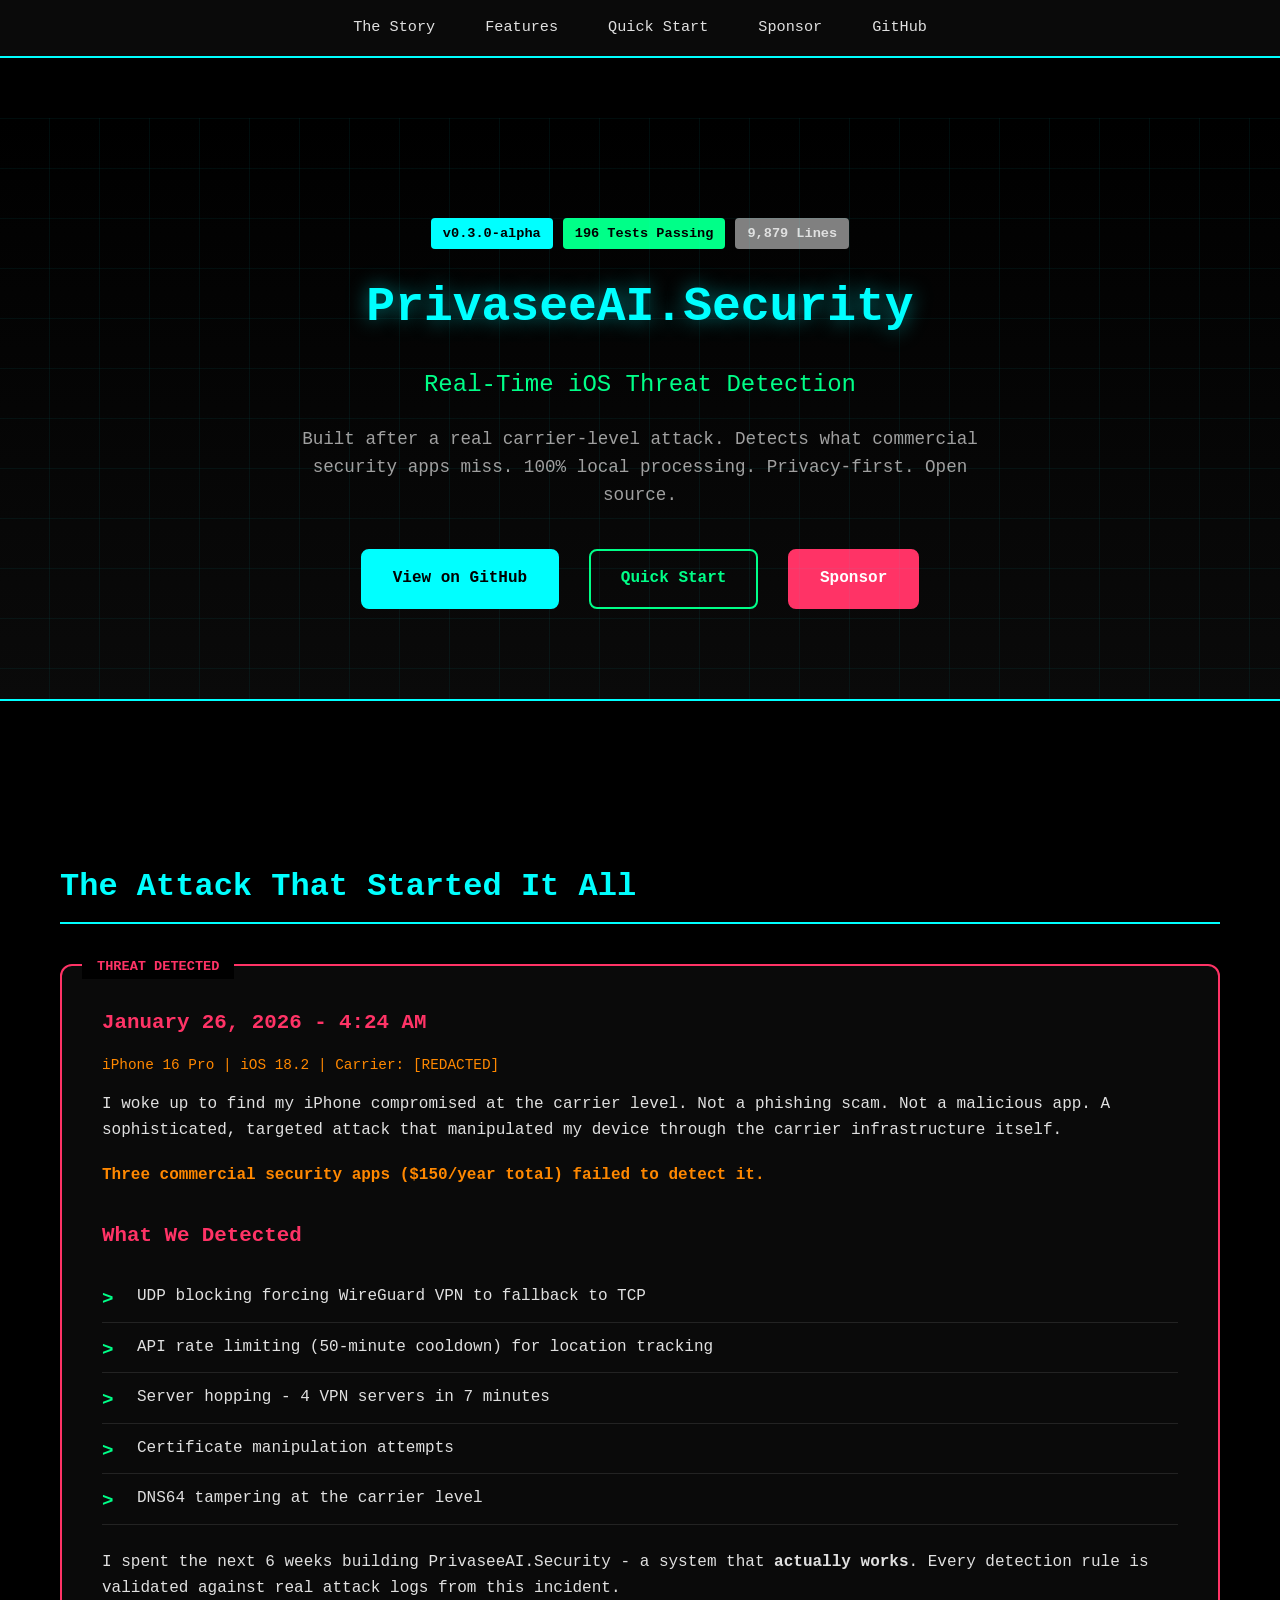
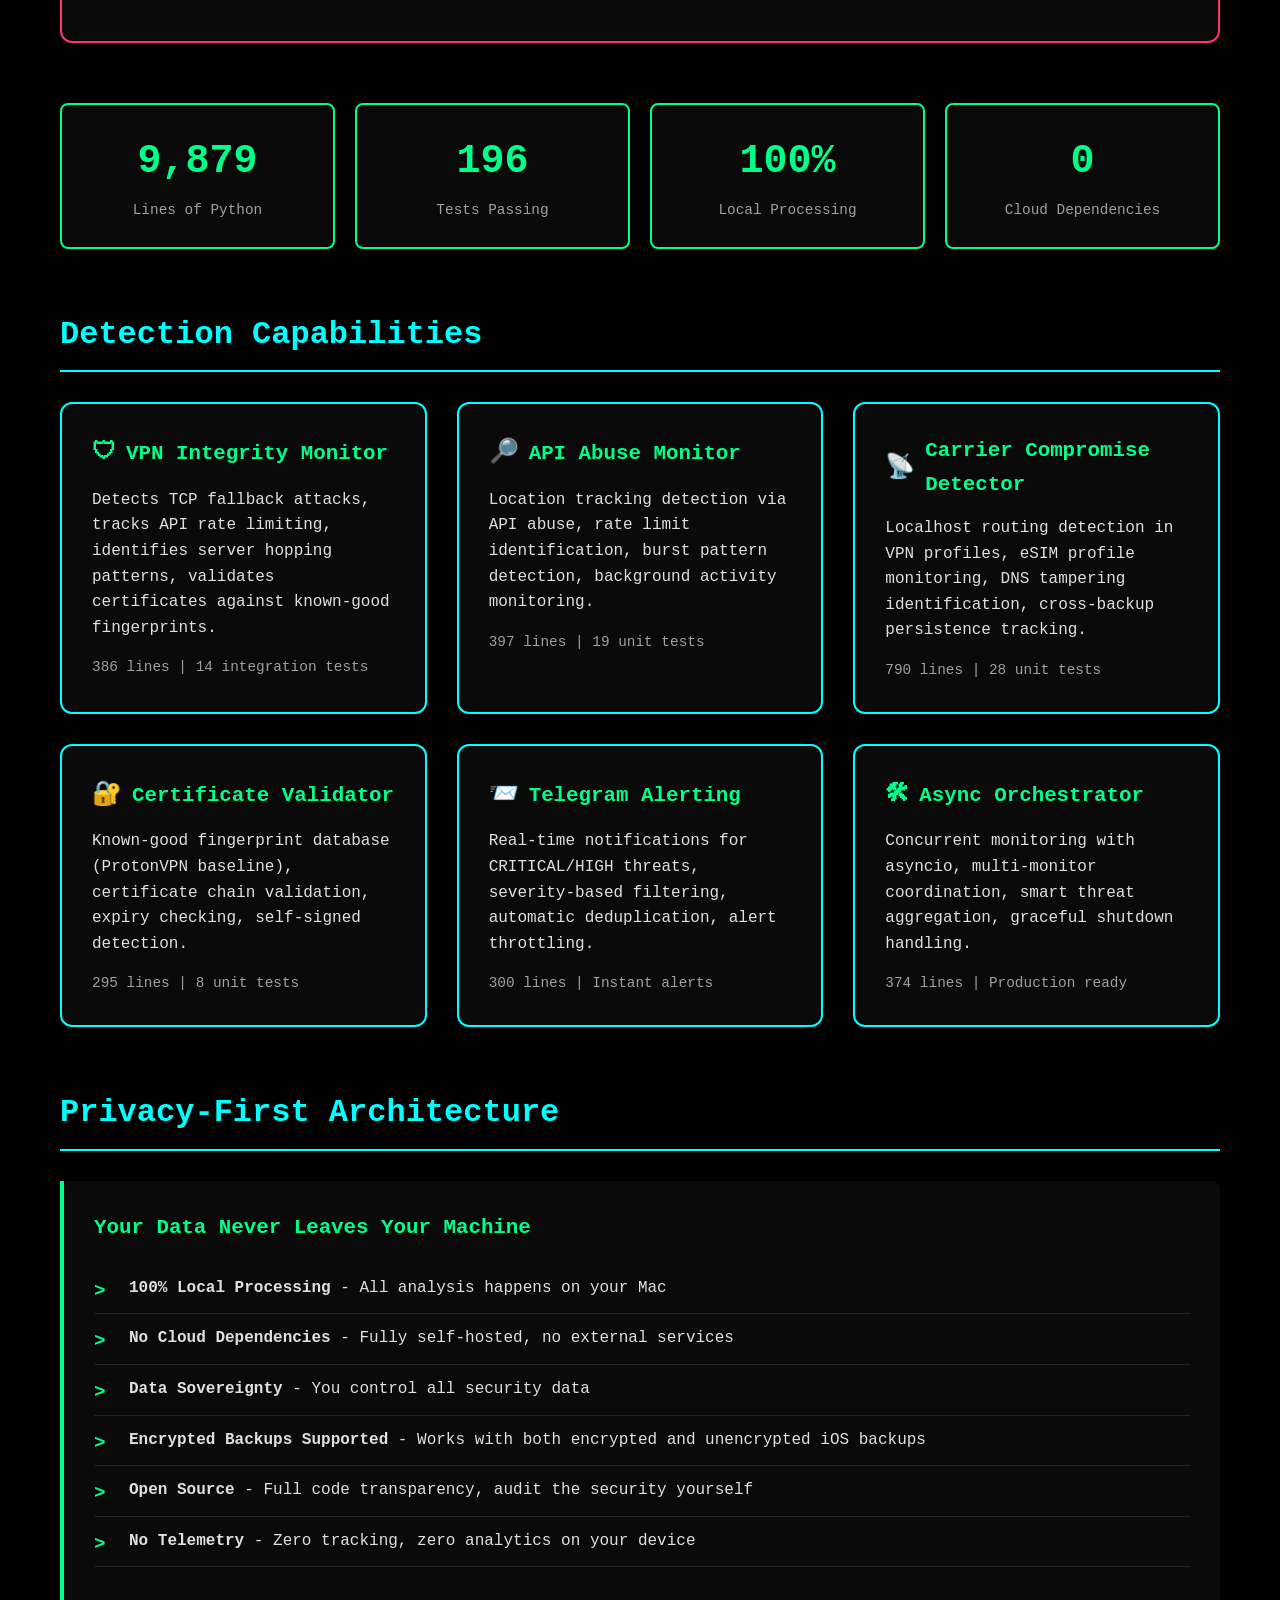
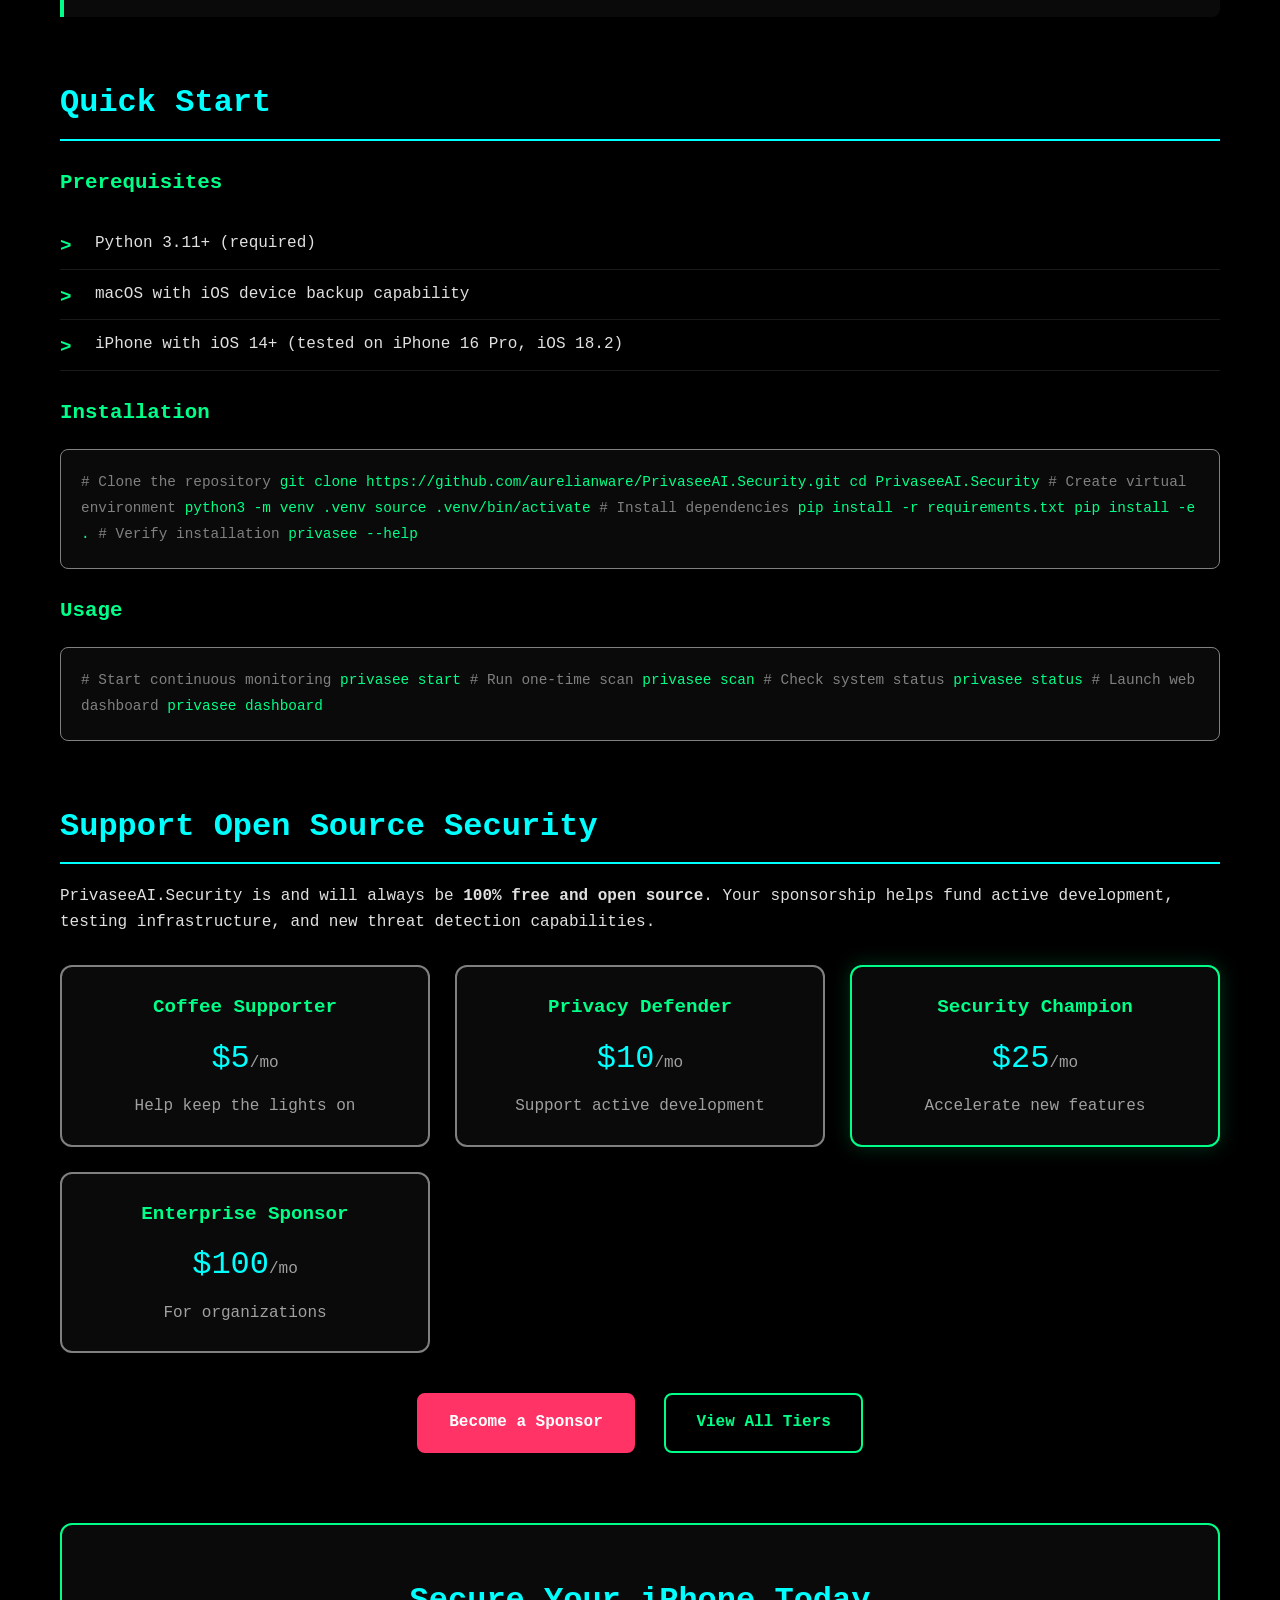
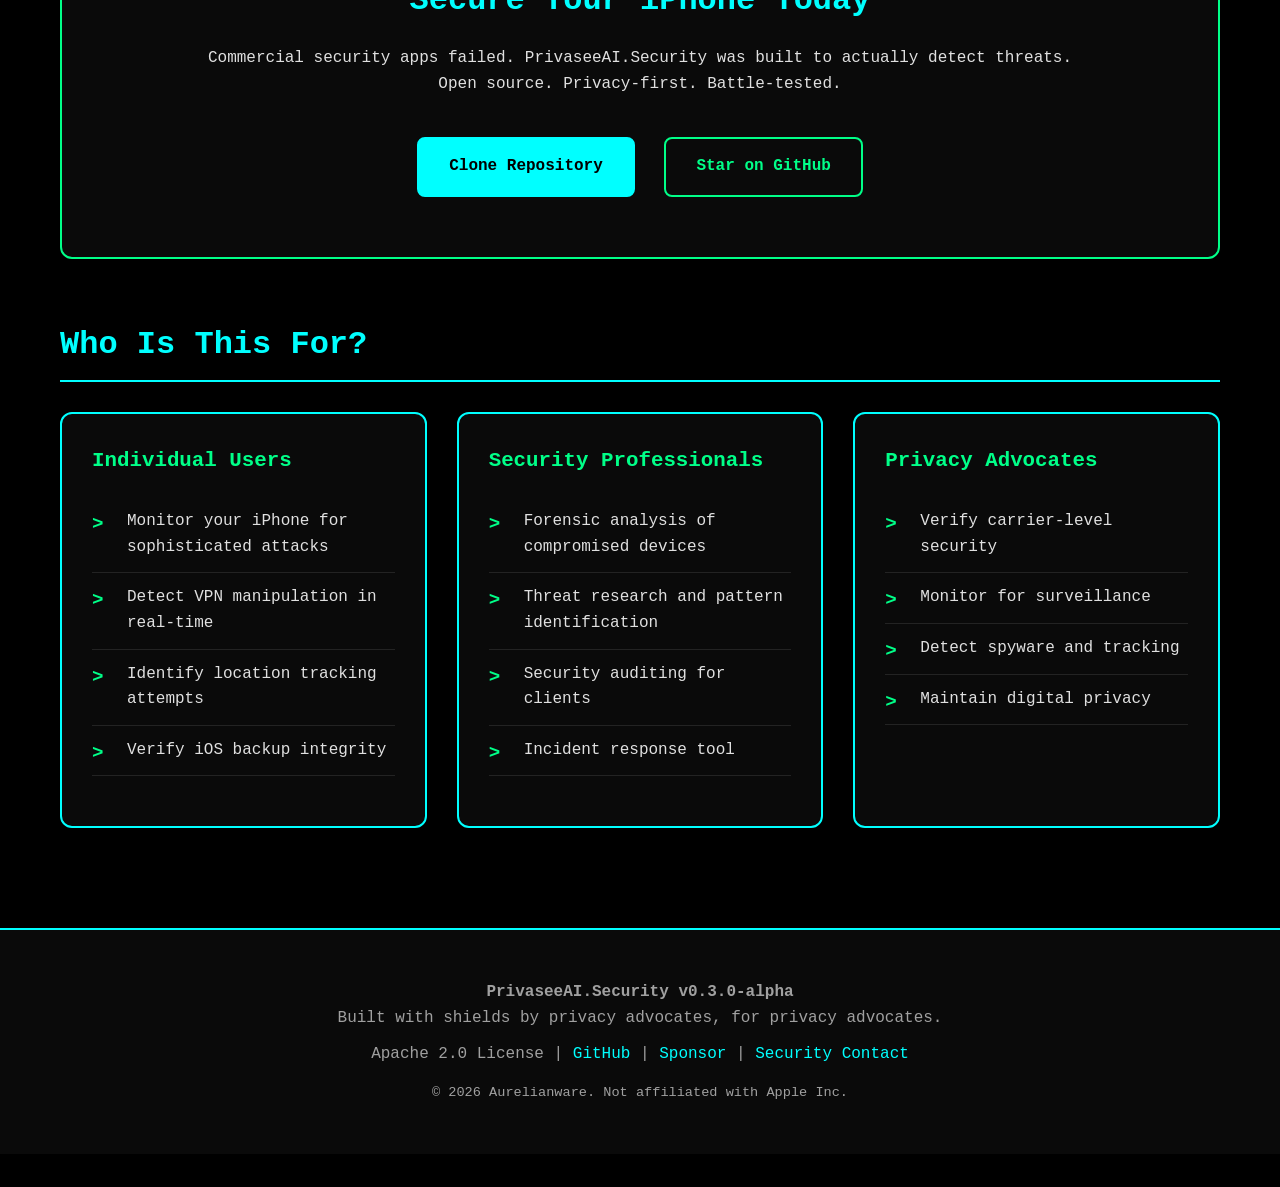
<file: site/index.html>
<!DOCTYPE html>
<html lang="en">
<head>
  <meta charset="UTF-8">
  <meta name="viewport" content="width=device-width, initial-scale=1.0">
  <meta name="description" content="PrivaseeAI.Security - Real-time iOS threat detection and monitoring. Built after a real carrier-level attack. 100% local processing, privacy-first, open source.">
  <meta name="keywords" content="iOS security, iPhone threat detection, VPN monitoring, carrier attack, privacy, open source, mobile security">
  <meta name="author" content="Aurelianware">

  <!-- Open Graph / Facebook -->
  <meta property="og:type" content="website">
  <meta property="og:url" content="https://privaseeai.com/">
  <meta property="og:title" content="PrivaseeAI.Security - Real-Time iOS Threat Detection">
  <meta property="og:description" content="Built after a real carrier-level attack. Detects what $150/year commercial tools missed. 100% local, privacy-first.">
  <meta property="og:image" content="https://github.com/aurelianware/PrivaseeAI.Security/raw/main/docs/images/privaseeai-og.png">

  <!-- Twitter -->
  <meta property="twitter:card" content="summary_large_image">
  <meta property="twitter:url" content="https://privaseeai.com/">
  <meta property="twitter:title" content="PrivaseeAI.Security - Real-Time iOS Threat Detection">
  <meta property="twitter:description" content="Built after a real carrier-level attack. Detects what $150/year commercial tools missed.">
  <meta property="twitter:image" content="https://github.com/aurelianware/PrivaseeAI.Security/raw/main/docs/images/privaseeai-og.png">

  <title>PrivaseeAI.Security - Real-Time iOS Threat Detection</title>

  <!-- Privacy-friendly analytics by Plausible -->
  <script async src="https://plausible.io/js/pa-JQNNrBf52mV2BxHPtkLAv.js"></script>
  <script>window.plausible=window.plausible||function(){(plausible.q=plausible.q||[]).push(arguments)},plausible.init=plausible.init||function(i){plausible.o=i||{}};plausible.init()</script>

  <link rel="stylesheet" href="css/sentinel.css">
</head>
<body>
  <a href="#main-content" class="skip-to-main">Skip to main content</a>

  <nav>
    <ul>
      <li><a href="#story">The Story</a></li>
      <li><a href="#features">Features</a></li>
      <li><a href="#quickstart">Quick Start</a></li>
      <li><a href="#sponsor">Sponsor</a></li>
      <li><a href="https://github.com/aurelianware/PrivaseeAI.Security" target="_blank" rel="noopener noreferrer">GitHub</a></li>
    </ul>
  </nav>

  <main id="main-content">
    <!-- Hero Section -->
    <section class="hero circuit-bg">
      <div class="badges">
        <span class="badge badge-version">v0.3.0-alpha</span>
        <span class="badge badge-tests">196 Tests Passing</span>
        <span class="badge badge-code">9,879 Lines</span>
      </div>

      <h1>PrivaseeAI.Security</h1>
      <p class="tagline">Real-Time iOS Threat Detection</p>
      <p class="subtitle">
        Built after a real carrier-level attack. Detects what commercial security apps miss.
        100% local processing. Privacy-first. Open source.
      </p>

      <div>
        <a href="https://github.com/aurelianware/PrivaseeAI.Security" class="button button-primary">View on GitHub</a>
        <a href="#quickstart" class="button button-secondary">Quick Start</a>
        <a href="https://github.com/sponsors/aurelianware" class="button button-sponsor">Sponsor</a>
      </div>
    </section>

    <div class="container">
      <!-- The Story -->
      <section id="story">
        <h2>The Attack That Started It All</h2>

        <div class="story-box">
          <h3>January 26, 2026 - 4:24 AM</h3>
          <p class="timestamp">iPhone 16 Pro | iOS 18.2 | Carrier: [REDACTED]</p>

          <p>
            I woke up to find my iPhone compromised at the carrier level. Not a phishing scam.
            Not a malicious app. A sophisticated, targeted attack that manipulated my device
            through the carrier infrastructure itself.
          </p>

          <p style="margin-top: 20px; color: var(--orange);">
            <strong>Three commercial security apps ($150/year total) failed to detect it.</strong>
          </p>

          <h3 style="margin-top: 30px;">What We Detected</h3>
          <ul class="detection-list">
            <li>UDP blocking forcing WireGuard VPN to fallback to TCP</li>
            <li>API rate limiting (50-minute cooldown) for location tracking</li>
            <li>Server hopping - 4 VPN servers in 7 minutes</li>
            <li>Certificate manipulation attempts</li>
            <li>DNS64 tampering at the carrier level</li>
          </ul>

          <p style="margin-top: 25px;">
            I spent the next 6 weeks building PrivaseeAI.Security - a system that <strong>actually works</strong>.
            Every detection rule is validated against real attack logs from this incident.
          </p>
        </div>
      </section>

      <!-- Stats -->
      <section>
        <div class="stats-grid">
          <div class="stat-card">
            <div class="number">9,879</div>
            <div class="label">Lines of Python</div>
          </div>
          <div class="stat-card">
            <div class="number">196</div>
            <div class="label">Tests Passing</div>
          </div>
          <div class="stat-card">
            <div class="number">100%</div>
            <div class="label">Local Processing</div>
          </div>
          <div class="stat-card">
            <div class="number">0</div>
            <div class="label">Cloud Dependencies</div>
          </div>
        </div>
      </section>

      <!-- Features -->
      <section id="features">
        <h2>Detection Capabilities</h2>

        <div class="feature-grid">
          <div class="feature-card">
            <h3><span class="icon">&#128737;</span> VPN Integrity Monitor</h3>
            <p>
              Detects TCP fallback attacks, tracks API rate limiting, identifies server hopping
              patterns, validates certificates against known-good fingerprints.
            </p>
            <p style="color: var(--text-muted); margin-top: 15px; font-size: 0.9rem;">
              386 lines | 14 integration tests
            </p>
          </div>

          <div class="feature-card">
            <h3><span class="icon">&#128270;</span> API Abuse Monitor</h3>
            <p>
              Location tracking detection via API abuse, rate limit identification,
              burst pattern detection, background activity monitoring.
            </p>
            <p style="color: var(--text-muted); margin-top: 15px; font-size: 0.9rem;">
              397 lines | 19 unit tests
            </p>
          </div>

          <div class="feature-card">
            <h3><span class="icon">&#128225;</span> Carrier Compromise Detector</h3>
            <p>
              Localhost routing detection in VPN profiles, eSIM profile monitoring,
              DNS tampering identification, cross-backup persistence tracking.
            </p>
            <p style="color: var(--text-muted); margin-top: 15px; font-size: 0.9rem;">
              790 lines | 28 unit tests
            </p>
          </div>

          <div class="feature-card">
            <h3><span class="icon">&#128272;</span> Certificate Validator</h3>
            <p>
              Known-good fingerprint database (ProtonVPN baseline), certificate chain
              validation, expiry checking, self-signed detection.
            </p>
            <p style="color: var(--text-muted); margin-top: 15px; font-size: 0.9rem;">
              295 lines | 8 unit tests
            </p>
          </div>

          <div class="feature-card">
            <h3><span class="icon">&#128232;</span> Telegram Alerting</h3>
            <p>
              Real-time notifications for CRITICAL/HIGH threats, severity-based filtering,
              automatic deduplication, alert throttling.
            </p>
            <p style="color: var(--text-muted); margin-top: 15px; font-size: 0.9rem;">
              300 lines | Instant alerts
            </p>
          </div>

          <div class="feature-card">
            <h3><span class="icon">&#128736;</span> Async Orchestrator</h3>
            <p>
              Concurrent monitoring with asyncio, multi-monitor coordination,
              smart threat aggregation, graceful shutdown handling.
            </p>
            <p style="color: var(--text-muted); margin-top: 15px; font-size: 0.9rem;">
              374 lines | Production ready
            </p>
          </div>
        </div>
      </section>

      <!-- Privacy First -->
      <section>
        <h2>Privacy-First Architecture</h2>

        <div class="privacy-box">
          <h3>Your Data Never Leaves Your Machine</h3>
          <ul class="detection-list">
            <li><strong>100% Local Processing</strong> - All analysis happens on your Mac</li>
            <li><strong>No Cloud Dependencies</strong> - Fully self-hosted, no external services</li>
            <li><strong>Data Sovereignty</strong> - You control all security data</li>
            <li><strong>Encrypted Backups Supported</strong> - Works with both encrypted and unencrypted iOS backups</li>
            <li><strong>Open Source</strong> - Full code transparency, audit the security yourself</li>
            <li><strong>No Telemetry</strong> - Zero tracking, zero analytics on your device</li>
          </ul>
        </div>
      </section>

      <!-- Quick Start -->
      <section id="quickstart">
        <h2>Quick Start</h2>

        <h3>Prerequisites</h3>
        <ul class="detection-list">
          <li>Python 3.11+ (required)</li>
          <li>macOS with iOS device backup capability</li>
          <li>iPhone with iOS 14+ (tested on iPhone 16 Pro, iOS 18.2)</li>
        </ul>

        <h3>Installation</h3>
        <div class="code-block">
          <code>
<span class="comment"># Clone the repository</span>
git clone https://github.com/aurelianware/PrivaseeAI.Security.git
cd PrivaseeAI.Security

<span class="comment"># Create virtual environment</span>
python3 -m venv .venv
source .venv/bin/activate

<span class="comment"># Install dependencies</span>
pip install -r requirements.txt
pip install -e .

<span class="comment"># Verify installation</span>
privasee --help
          </code>
        </div>

        <h3>Usage</h3>
        <div class="code-block">
          <code>
<span class="comment"># Start continuous monitoring</span>
privasee start

<span class="comment"># Run one-time scan</span>
privasee scan

<span class="comment"># Check system status</span>
privasee status

<span class="comment"># Launch web dashboard</span>
privasee dashboard
          </code>
        </div>
      </section>

      <!-- Sponsor Section -->
      <section id="sponsor">
        <h2>Support Open Source Security</h2>

        <p style="margin-bottom: 30px;">
          PrivaseeAI.Security is and will always be <strong>100% free and open source</strong>.
          Your sponsorship helps fund active development, testing infrastructure, and new threat detection capabilities.
        </p>

        <div class="sponsor-grid">
          <div class="sponsor-tier">
            <div class="name">Coffee Supporter</div>
            <div class="price">$5<span style="font-size: 1rem; color: var(--text-muted);">/mo</span></div>
            <p style="color: var(--text-muted);">Help keep the lights on</p>
          </div>

          <div class="sponsor-tier">
            <div class="name">Privacy Defender</div>
            <div class="price">$10<span style="font-size: 1rem; color: var(--text-muted);">/mo</span></div>
            <p style="color: var(--text-muted);">Support active development</p>
          </div>

          <div class="sponsor-tier featured">
            <div class="name">Security Champion</div>
            <div class="price">$25<span style="font-size: 1rem; color: var(--text-muted);">/mo</span></div>
            <p style="color: var(--text-muted);">Accelerate new features</p>
          </div>

          <div class="sponsor-tier">
            <div class="name">Enterprise Sponsor</div>
            <div class="price">$100<span style="font-size: 1rem; color: var(--text-muted);">/mo</span></div>
            <p style="color: var(--text-muted);">For organizations</p>
          </div>
        </div>

        <div style="text-align: center; margin-top: 30px;">
          <a href="https://github.com/sponsors/aurelianware" class="button button-sponsor" target="_blank" rel="noopener noreferrer">
            Become a Sponsor
          </a>
          <a href="https://github.com/aurelianware/PrivaseeAI.Security/blob/main/SPONSORS.md" class="button button-secondary" target="_blank" rel="noopener noreferrer">
            View All Tiers
          </a>
        </div>
      </section>

      <!-- CTA -->
      <section class="cta-section">
        <h2>Secure Your iPhone Today</h2>
        <p style="margin-bottom: 30px;">
          Commercial security apps failed. PrivaseeAI.Security was built to actually detect threats.
          <br>Open source. Privacy-first. Battle-tested.
        </p>
        <div>
          <a href="https://github.com/aurelianware/PrivaseeAI.Security" class="button button-primary" target="_blank" rel="noopener noreferrer">
            Clone Repository
          </a>
          <a href="https://github.com/aurelianware/PrivaseeAI.Security/stargazers" class="button button-secondary" target="_blank" rel="noopener noreferrer">
            Star on GitHub
          </a>
        </div>
      </section>

      <!-- Use Cases -->
      <section>
        <h2>Who Is This For?</h2>

        <div class="feature-grid">
          <div class="feature-card">
            <h3>Individual Users</h3>
            <ul class="detection-list">
              <li>Monitor your iPhone for sophisticated attacks</li>
              <li>Detect VPN manipulation in real-time</li>
              <li>Identify location tracking attempts</li>
              <li>Verify iOS backup integrity</li>
            </ul>
          </div>

          <div class="feature-card">
            <h3>Security Professionals</h3>
            <ul class="detection-list">
              <li>Forensic analysis of compromised devices</li>
              <li>Threat research and pattern identification</li>
              <li>Security auditing for clients</li>
              <li>Incident response tool</li>
            </ul>
          </div>

          <div class="feature-card">
            <h3>Privacy Advocates</h3>
            <ul class="detection-list">
              <li>Verify carrier-level security</li>
              <li>Monitor for surveillance</li>
              <li>Detect spyware and tracking</li>
              <li>Maintain digital privacy</li>
            </ul>
          </div>
        </div>
      </section>
    </div>
  </main>

  <footer>
    <p>
      <strong>PrivaseeAI.Security v0.3.0-alpha</strong><br>
      Built with shields by privacy advocates, for privacy advocates.
    </p>
    <p>
      Apache 2.0 License | <a href="https://github.com/aurelianware/PrivaseeAI.Security">GitHub</a> |
      <a href="https://github.com/sponsors/aurelianware">Sponsor</a> |
      <a href="mailto:security@aurelianware.com">Security Contact</a>
    </p>
    <p style="font-size: 0.85rem; margin-top: 15px;">
      &copy; 2026 Aurelianware. Not affiliated with Apple Inc.
    </p>
  </footer>
</body>
</html>
</file>
<file: site/css/sentinel.css>
/* PrivaseeAI.Security - Sentinel Theme */
/* Dark cyberpunk aesthetic for iOS security monitoring */

:root {
  --bg-black: #000000;
  --bg-dark: #0a0a0a;
  --cyan: #00ffff;
  --green: #00ff88;
  --red: #ff3366;
  --orange: #ff8800;
  --yellow: #ffcc00;
  --gray: #808080;
  --text: #e0e0e0;
  --text-muted: #a0a0a0;
}

* {
  box-sizing: border-box;
  margin: 0;
  padding: 0;
}

html {
  scroll-behavior: smooth;
}

body {
  font-family: 'SF Mono', 'Fira Code', 'Consolas', monospace;
  background-color: var(--bg-black);
  color: var(--text);
  line-height: 1.6;
  min-height: 100vh;
}

/* Skip link for accessibility */
.skip-to-main {
  position: absolute;
  left: -9999px;
  z-index: 999;
  padding: 1em;
  background-color: var(--bg-dark);
  color: var(--cyan);
}

.skip-to-main:focus {
  left: 50%;
  transform: translateX(-50%);
}

/* Navigation */
nav {
  background: var(--bg-dark);
  border-bottom: 2px solid var(--cyan);
  padding: 15px 30px;
  position: sticky;
  top: 0;
  z-index: 100;
}

nav ul {
  list-style: none;
  display: flex;
  gap: 30px;
  justify-content: center;
  flex-wrap: wrap;
}

nav a {
  color: var(--text);
  text-decoration: none;
  font-size: 0.95rem;
  transition: color 0.3s ease;
  padding: 5px 10px;
}

nav a:hover,
nav a[aria-current="page"] {
  color: var(--cyan);
}

/* Hero Section */
.hero {
  text-align: center;
  padding: 80px 20px;
  background: linear-gradient(180deg, var(--bg-black) 0%, var(--bg-dark) 100%);
  border-bottom: 2px solid var(--cyan);
}

.hero h1 {
  font-size: 3rem;
  color: var(--cyan);
  margin: 20px 0;
  text-shadow: 0 0 20px rgba(0, 255, 255, 0.5);
}

.hero .tagline {
  font-size: 1.5rem;
  color: var(--green);
  margin-bottom: 20px;
}

.hero .subtitle {
  font-size: 1.1rem;
  color: var(--text-muted);
  max-width: 700px;
  margin: 0 auto 30px;
}

/* Badges */
.badges {
  display: flex;
  gap: 10px;
  justify-content: center;
  flex-wrap: wrap;
  margin: 20px 0;
}

.badge {
  display: inline-block;
  padding: 5px 12px;
  border-radius: 4px;
  font-size: 0.85rem;
  font-weight: bold;
}

.badge-version {
  background: var(--cyan);
  color: var(--bg-black);
}

.badge-tests {
  background: var(--green);
  color: var(--bg-black);
}

.badge-code {
  background: var(--gray);
  color: var(--text);
}

/* Container */
.container {
  max-width: 1200px;
  margin: 0 auto;
  padding: 40px 20px;
}

/* Sections */
section {
  margin: 60px 0;
}

section h2 {
  font-size: 2rem;
  color: var(--cyan);
  margin-bottom: 20px;
  border-bottom: 2px solid var(--cyan);
  padding-bottom: 10px;
}

section h3 {
  font-size: 1.3rem;
  color: var(--green);
  margin: 25px 0 15px;
}

/* Story Box - The Attack */
.story-box {
  background: var(--bg-dark);
  border: 2px solid var(--red);
  border-radius: 12px;
  padding: 40px;
  margin: 40px 0;
  position: relative;
}

.story-box::before {
  content: "THREAT DETECTED";
  position: absolute;
  top: -12px;
  left: 20px;
  background: var(--bg-black);
  color: var(--red);
  padding: 2px 15px;
  font-size: 0.85rem;
  font-weight: bold;
}

.story-box h3 {
  color: var(--red);
  margin-top: 0;
}

.story-box .timestamp {
  color: var(--orange);
  font-size: 0.9rem;
  margin-bottom: 15px;
}

/* Feature Cards */
.feature-grid {
  display: grid;
  grid-template-columns: repeat(auto-fit, minmax(300px, 1fr));
  gap: 30px;
  margin: 30px 0;
}

.feature-card {
  background: var(--bg-dark);
  border: 2px solid var(--cyan);
  border-radius: 12px;
  padding: 30px;
  transition: all 0.3s ease;
}

.feature-card:hover {
  border-color: var(--green);
  box-shadow: 0 0 30px rgba(0, 255, 255, 0.2);
  transform: translateY(-4px);
}

.feature-card h3 {
  margin-top: 0;
  display: flex;
  align-items: center;
  gap: 10px;
}

.feature-card .icon {
  font-size: 1.5rem;
}

/* Stats Grid */
.stats-grid {
  display: grid;
  grid-template-columns: repeat(auto-fit, minmax(200px, 1fr));
  gap: 20px;
  margin: 30px 0;
}

.stat-card {
  background: var(--bg-dark);
  border: 2px solid var(--green);
  border-radius: 8px;
  padding: 25px;
  text-align: center;
}

.stat-card .number {
  font-size: 2.5rem;
  color: var(--green);
  font-weight: bold;
}

.stat-card .label {
  color: var(--text-muted);
  font-size: 0.9rem;
  margin-top: 5px;
}

/* Code Blocks */
pre, code {
  font-family: 'SF Mono', 'Fira Code', 'Consolas', monospace;
}

.code-block {
  background: var(--bg-dark);
  border: 1px solid var(--gray);
  border-radius: 8px;
  padding: 20px;
  overflow-x: auto;
  margin: 20px 0;
}

.code-block code {
  color: var(--green);
  font-size: 0.9rem;
  line-height: 1.8;
}

.code-block .comment {
  color: var(--gray);
}

/* Detection List */
.detection-list {
  list-style: none;
  margin: 20px 0;
}

.detection-list li {
  padding: 12px 0;
  padding-left: 35px;
  position: relative;
  border-bottom: 1px solid rgba(255, 255, 255, 0.1);
}

.detection-list li::before {
  content: ">";
  position: absolute;
  left: 0;
  color: var(--green);
  font-weight: bold;
  font-size: 1.2rem;
}

/* Buttons */
.button {
  display: inline-block;
  padding: 15px 30px;
  border-radius: 8px;
  text-decoration: none;
  font-weight: bold;
  font-size: 1rem;
  transition: all 0.3s ease;
  margin: 10px;
}

.button-primary {
  background: var(--cyan);
  color: var(--bg-black);
  border: 2px solid var(--cyan);
}

.button-primary:hover {
  background: transparent;
  color: var(--cyan);
  box-shadow: 0 0 20px rgba(0, 255, 255, 0.5);
}

.button-secondary {
  background: transparent;
  color: var(--green);
  border: 2px solid var(--green);
}

.button-secondary:hover {
  background: var(--green);
  color: var(--bg-black);
}

.button-sponsor {
  background: var(--red);
  color: white;
  border: 2px solid var(--red);
}

.button-sponsor:hover {
  background: transparent;
  color: var(--red);
  box-shadow: 0 0 20px rgba(255, 51, 102, 0.5);
}

/* CTA Section */
.cta-section {
  background: var(--bg-dark);
  border: 2px solid var(--green);
  border-radius: 12px;
  padding: 50px;
  text-align: center;
  margin: 60px 0;
}

.cta-section h2 {
  border: none;
  padding: 0;
}

/* Privacy Box */
.privacy-box {
  background: var(--bg-dark);
  border-left: 4px solid var(--green);
  padding: 30px;
  margin: 30px 0;
  border-radius: 0 8px 8px 0;
}

.privacy-box h3 {
  margin-top: 0;
}

/* Sponsor Tiers */
.sponsor-grid {
  display: grid;
  grid-template-columns: repeat(auto-fit, minmax(280px, 1fr));
  gap: 25px;
  margin: 30px 0;
}

.sponsor-tier {
  background: var(--bg-dark);
  border: 2px solid var(--gray);
  border-radius: 12px;
  padding: 25px;
  text-align: center;
  transition: all 0.3s ease;
}

.sponsor-tier:hover {
  border-color: var(--cyan);
}

.sponsor-tier.featured {
  border-color: var(--green);
  box-shadow: 0 0 20px rgba(0, 255, 136, 0.2);
}

.sponsor-tier .price {
  font-size: 2rem;
  color: var(--cyan);
  margin: 10px 0;
}

.sponsor-tier .name {
  color: var(--green);
  font-size: 1.2rem;
  font-weight: bold;
}

/* Footer */
footer {
  background: var(--bg-dark);
  border-top: 2px solid var(--cyan);
  padding: 40px 20px;
  text-align: center;
}

footer a {
  color: var(--cyan);
  text-decoration: none;
}

footer a:hover {
  color: var(--green);
}

footer p {
  margin: 10px 0;
  color: var(--text-muted);
}

/* Responsive */
@media (max-width: 768px) {
  .hero h1 {
    font-size: 2rem;
  }

  .hero .tagline {
    font-size: 1.2rem;
  }

  nav ul {
    gap: 15px;
  }

  .story-box {
    padding: 25px;
  }

  .feature-grid {
    grid-template-columns: 1fr;
  }

  .stats-grid {
    grid-template-columns: repeat(2, 1fr);
  }
}

/* Circuit Animation (subtle) */
@keyframes pulse {
  0%, 100% { opacity: 0.3; }
  50% { opacity: 0.7; }
}

.circuit-bg {
  position: relative;
}

.circuit-bg::before {
  content: "";
  position: absolute;
  top: 0;
  left: 0;
  right: 0;
  bottom: 0;
  background:
    linear-gradient(90deg, transparent 98%, rgba(0, 255, 255, 0.1) 100%),
    linear-gradient(0deg, transparent 98%, rgba(0, 255, 255, 0.1) 100%);
  background-size: 50px 50px;
  animation: pulse 4s ease-in-out infinite;
  pointer-events: none;
}
</file>
